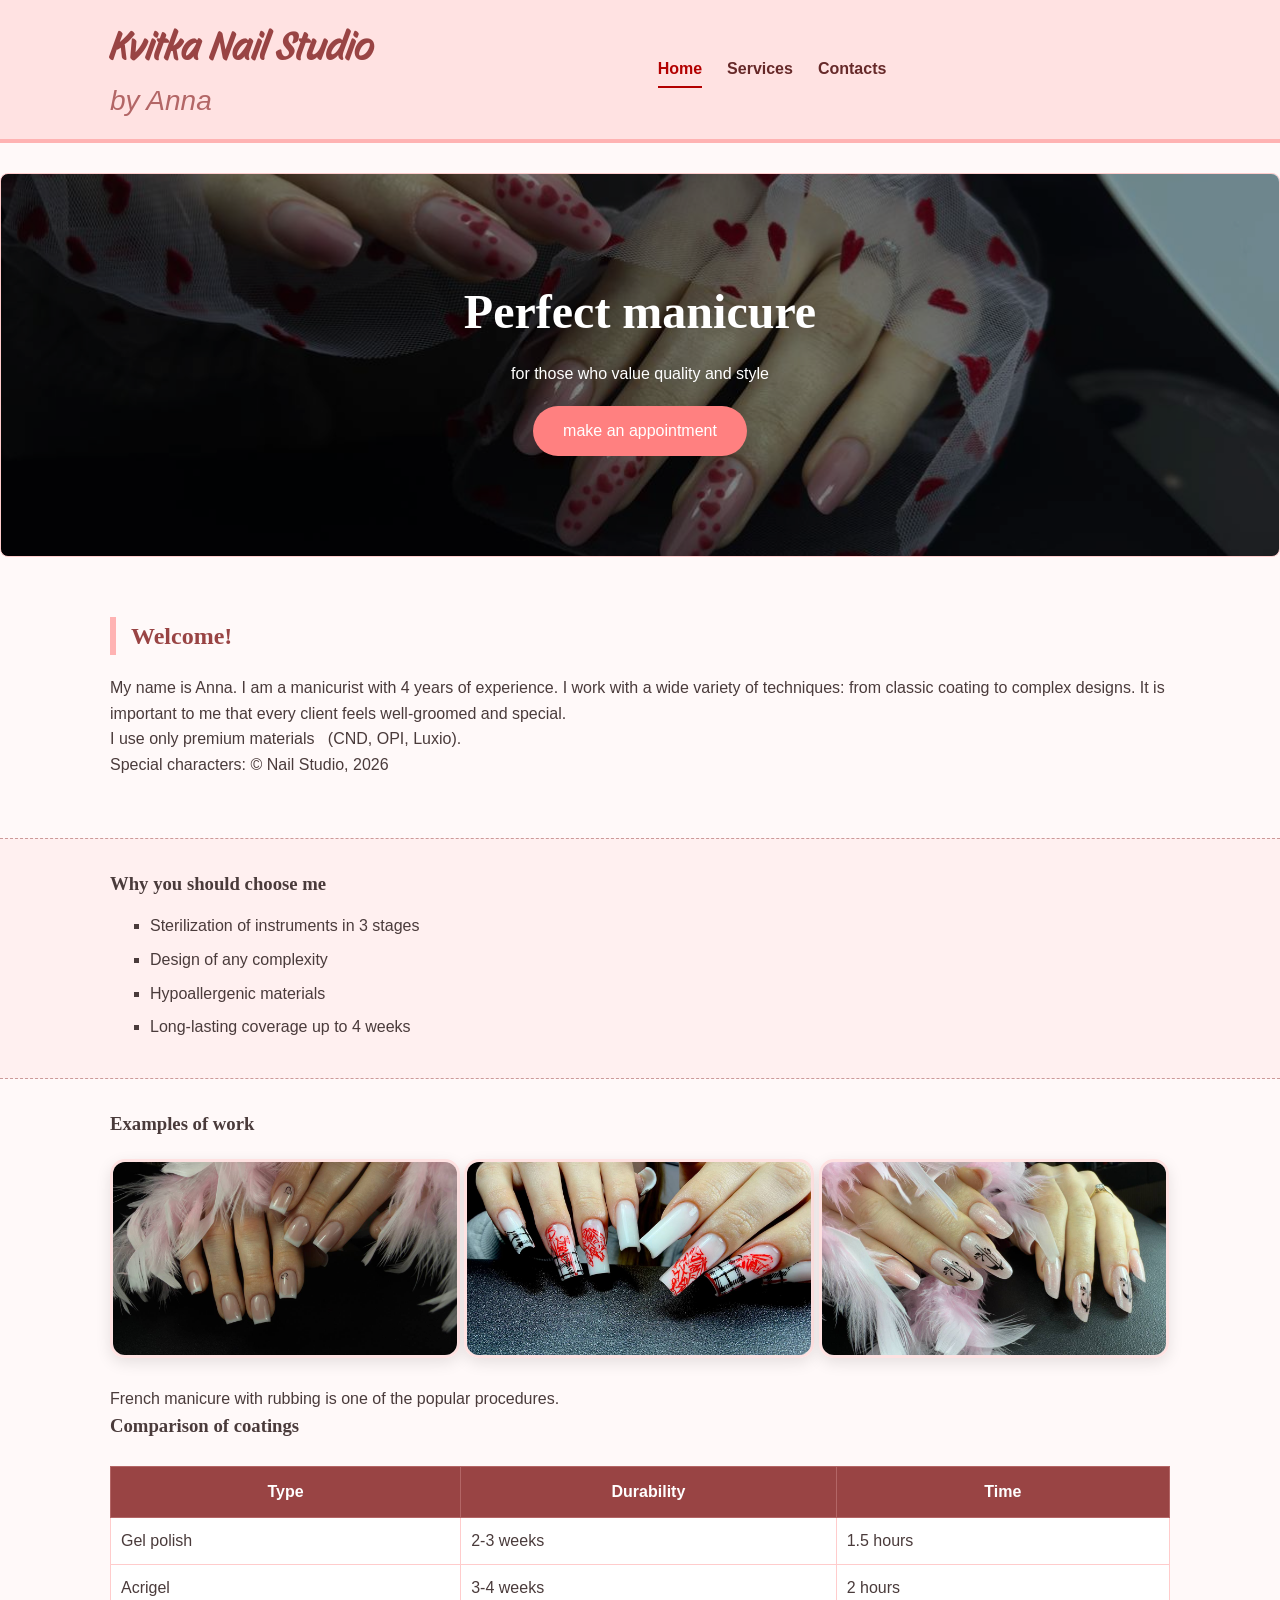
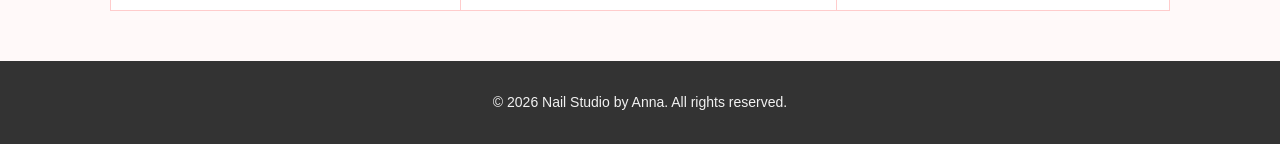
<file: index.html>
<!DOCTYPE html>
<html lang="en">
<head>
    <meta charset="UTF-8">
    <meta name="viewport" content="width=device-width, initial-scale=1.0">
    <link rel="preconnect" href="https://fonts.googleapis.com">
    <link rel="preconnect" href="https://fonts.gstatic.com" crossorigin>
    <link href="https://fonts.googleapis.com/css2?family=Fascinate&family=Pacifico&family=Story+Script&display=swap" rel="stylesheet">
    <title>Manicure salon | Anna </title>
    <!-- connecting the CSS file -->
    <link rel="stylesheet" href="style.css">
</head>
<body>
    <!--Header with navigation -->
    <header id="main-header"> <!-- ID selector -->
        <div class="container clearfix"> <!-- Class selector -->
            <div class="logo">
                <a href="index.html" class="active"><h1>Kvitka Nail Studio</h1></a>
                
                <a href="index.html"><p class="subhead">by Anna</p></a>
            </div>
            <nav>
                <ul>
                    <li><a href="index.html" class="active">Home</a></li>
                    <li><a href="services.html">Services</a></li>
                    <li><a href="contact.html">Contacts</a></li>
                </ul>
            </nav>
        </div>
    </header>

    <!--MAIN CONTENT OF THE MAIN PAGE -->
    <main>
        <!-- section with background -->
        <section id="hero">
            <div class="container">
                <h2>Perfect manicure</h2>
                <p>for those who value quality and style</p>
                <a href="contact.html" class="btn">make an appointment</a>
            </div>
        </section>

        <!-- Welcome section -->
        <section class="welcome">
            <div class="container">
                <h2>Welcome!</h2>
                <p>My name is Anna. I am a manicurist with 4 years of experience. I work with a wide variety of techniques: from classic coating to complex designs. It is important to me that every client feels well-groomed and special.</p>
                <p>I use only premium materials &nbsp; (CND, OPI, Luxio). <br> Special characters: © Nail Studio, 2026</p>
                <!-- Special characters &copy; и &nbsp; -->
            </div>
        </section>

        <!-- Benefits section (List) -->
        <section class="features">
            <div class="container">
                <h3>Why you should choose me</h3>
                <ul>
                    <li>Sterilization of instruments in 3 stages</li>
                    <li>Design of any complexity</li>
                    <li>Hypoallergenic materials</li>
                    <li>Long-lasting coverage up to 4 weeks</li>
                </ul>
            </div>
        </section>

        <!-- Image of work (Image) -->
        <section class="portfolio-preview">
            <div class="container">
                <h3>Examples of work</h3>
                <img src="images/photo_2026-02-25_20-05-51.jpg" alt="Example 1 of a manicure with design" class="example-img" >
                <img src="images/photo_2026-02-25_20-05-54.jpg" alt="Example 2 of a manicure with design" class="example-img" >
                <img src="images/photo_2026-02-25_20-06-09.jpg" alt="Example 3 of a manicure with design" class="example-img" >
                <p>French manicure with rubbing is one of the popular procedures.</p>
            </div>
        </section>

        <!-- TABLE (comparison of coatings) -->
        <section class="table-section">
            <div class="container">
                <h3>Comparison of coatings</h3>
                <table>
                    <tr>
                        <th>Type</th>
                        <th>Durability</th>
                        <th>Time</th>
                    </tr>
                    <tr>
                        <td>Gel polish</td>
                        <td>2-3 weeks</td>
                        <td>1.5 hours</td>
                    </tr>
                    <tr>
                        <td>Acrigel</td>
                        <td>3-4 weeks</td>
                        <td>2 hours</td>
                    </tr>
                </table>
            </div>
        </section>
    </main>

    <!-- FOOTER -->
    <footer>
        <div class="container">
            <p>&copy; 2026 Nail Studio by Anna. All rights reserved.</p>
        </div>
    </footer>
</body>
</html>
</file>
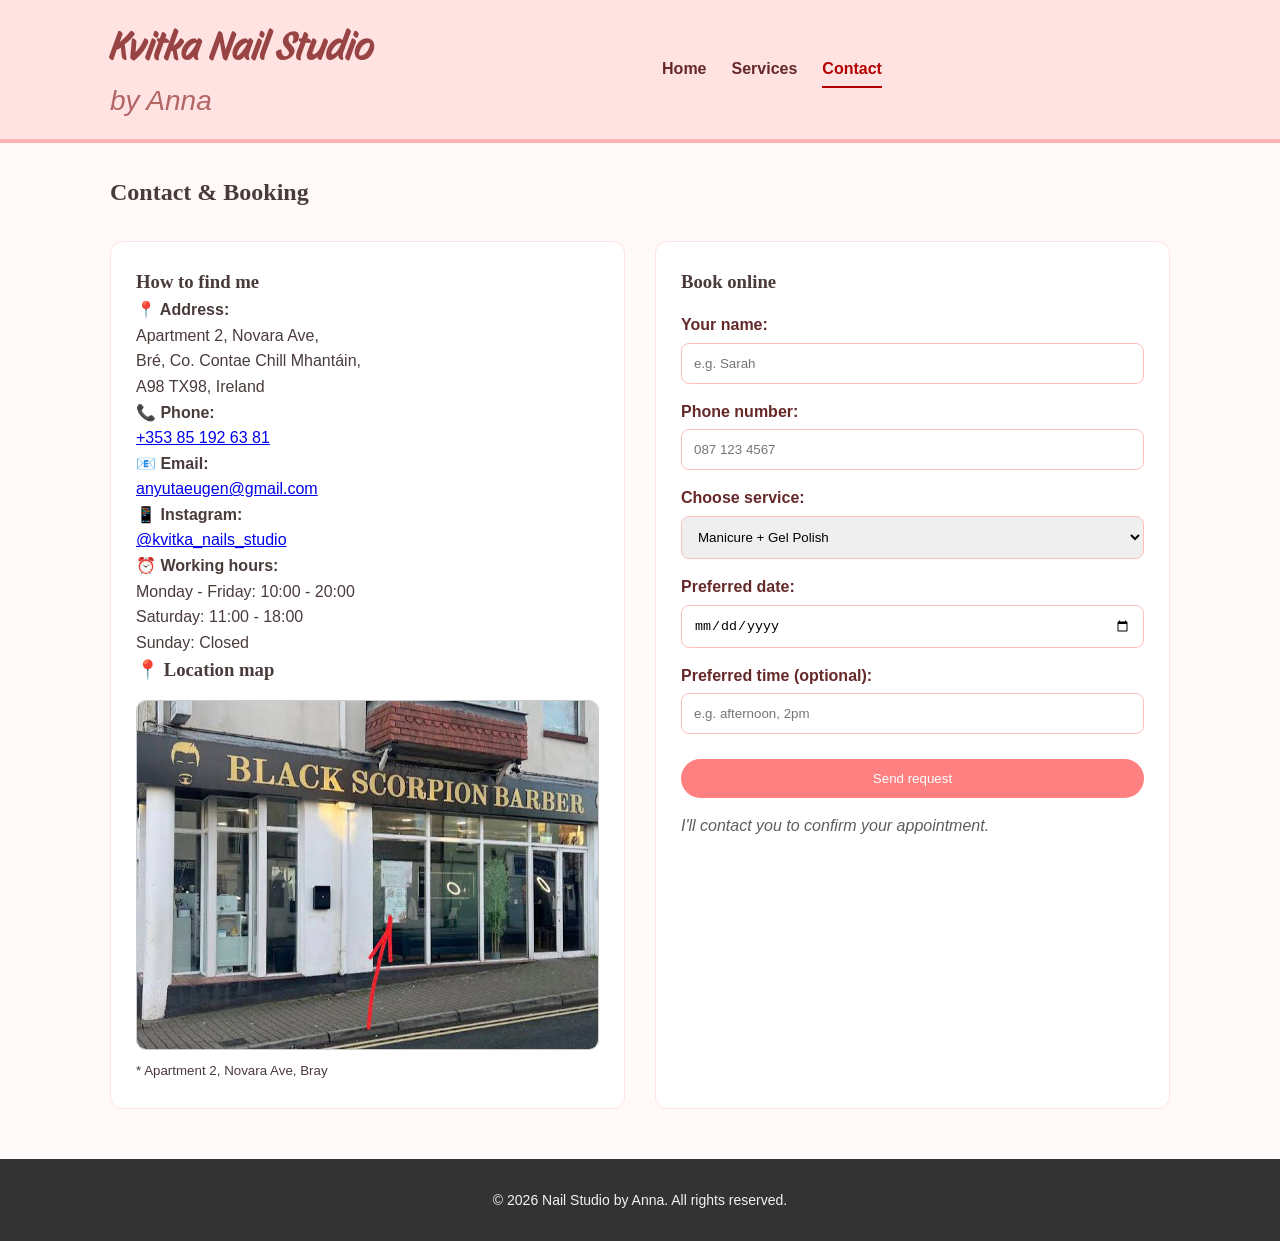
<file: contact.html>
<!DOCTYPE html>
<html lang="en">
<head>
    <meta charset="UTF-8">
    <meta name="viewport" content="width=device-width, initial-scale=1.0">
    <link rel="preconnect" href="https://fonts.googleapis.com">
    <link rel="preconnect" href="https://fonts.gstatic.com" crossorigin>
    <link href="https://fonts.googleapis.com/css2?family=Fascinate&family=Pacifico&family=Story+Script&display=swap" rel="stylesheet">
    <title>Contact | Nail Studio by Anna</title>
    <link rel="stylesheet" href="style.css">
</head>
<body>
    <header id="main-header">
        <div class="container clearfix">
            <div class="logo">
                <a href="index.html" class="active"><h1>Kvitka Nail Studio</h1></a>
                <a href="index.html"><p class="subhead">by Anna</p></a>
            </div>
            <nav>
                <ul>
                    <li><a href="index.html">Home</a></li>
                    <li><a href="services.html">Services</a></li>
                    <li><a href="contact.html" class="active">Contact</a></li>
                </ul>
            </nav>
        </div>
    </header>

    <main>
        <section class="page-title">
            <div class="container">
                <h2>Contact & Booking</h2>
            </div>
        </section>

        <div class="contact-grid container">
            <!-- Contact information -->
            <div class="contact-info">
                <h3>How to find me</h3>
                <p><strong>📍 Address:</strong><br>
                Apartment 2, Novara Ave,<br>
                Bré, Co. Contae Chill Mhantáin,<br>
                A98 TX98, Ireland</p>
                
                <p><strong>📞 Phone:</strong><br>
                <a href="tel:+353851926381">+353 85 192 63 81</a></p>
                
                <p><strong>📧 Email:</strong><br>
                <a href="mailto:anyutaeugen@gmail.com">anyutaeugen@gmail.com</a></p>
                
                <p><strong>📱 Instagram:</strong><br>
                <a href="#">@kvitka_nails_studio</a></p>
                
                <p><strong>⏰ Working hours:</strong><br>
                Monday - Friday: 10:00 - 20:00<br>
                Saturday: 11:00 - 18:00<br>
                Sunday: Closed</p>
                
                <h3>📍 Location map</h3>
                <img src="images/photo_2026-02-25_21-35-00.jpg" alt="Map to the studio" class="map-img">
                <p><small>* Apartment 2, Novara Ave, Bray</small></p>
            </div>

            <!-- Booking form -->
            <div class="contact-form">
                <h3>Book online</h3>
                <form action="#" method="post">
                    <label for="name">Your name:</label>
                    <input type="text" id="name" name="name" placeholder="e.g. Sarah" required>

                    <label for="phone">Phone number:</label>
                    <input type="tel" id="phone" name="phone" placeholder="087 123 4567" required>

                    <label for="service">Choose service:</label>
                    <select id="service" name="service">
                        <option value="manicure">Manicure + Gel Polish</option>
                        <option value="pedicure">Pedicure + Gel Polish</option>
                        <option value="extensions">Nail Extensions</option>
                        <option value="art">Nail Art</option>
                        <option value="removal">Polish Removal</option>
                    </select>

                    <label for="date">Preferred date:</label>
                    <input type="date" id="date" name="date">

                    <label for="time">Preferred time (optional):</label>
                    <input type="text" id="time" name="time" placeholder="e.g. afternoon, 2pm">

                    <button type="submit" class="btn">Send request</button>
                </form>
                <p class="form-note">I'll contact you to confirm your appointment.</p>
            </div>
        </div>
    </main>

    <footer>
        <div class="container">
            <p>&copy; 2026 Nail Studio by Anna. All rights reserved.</p>
        </div>
    </footer>
</body>
</html>
</file>
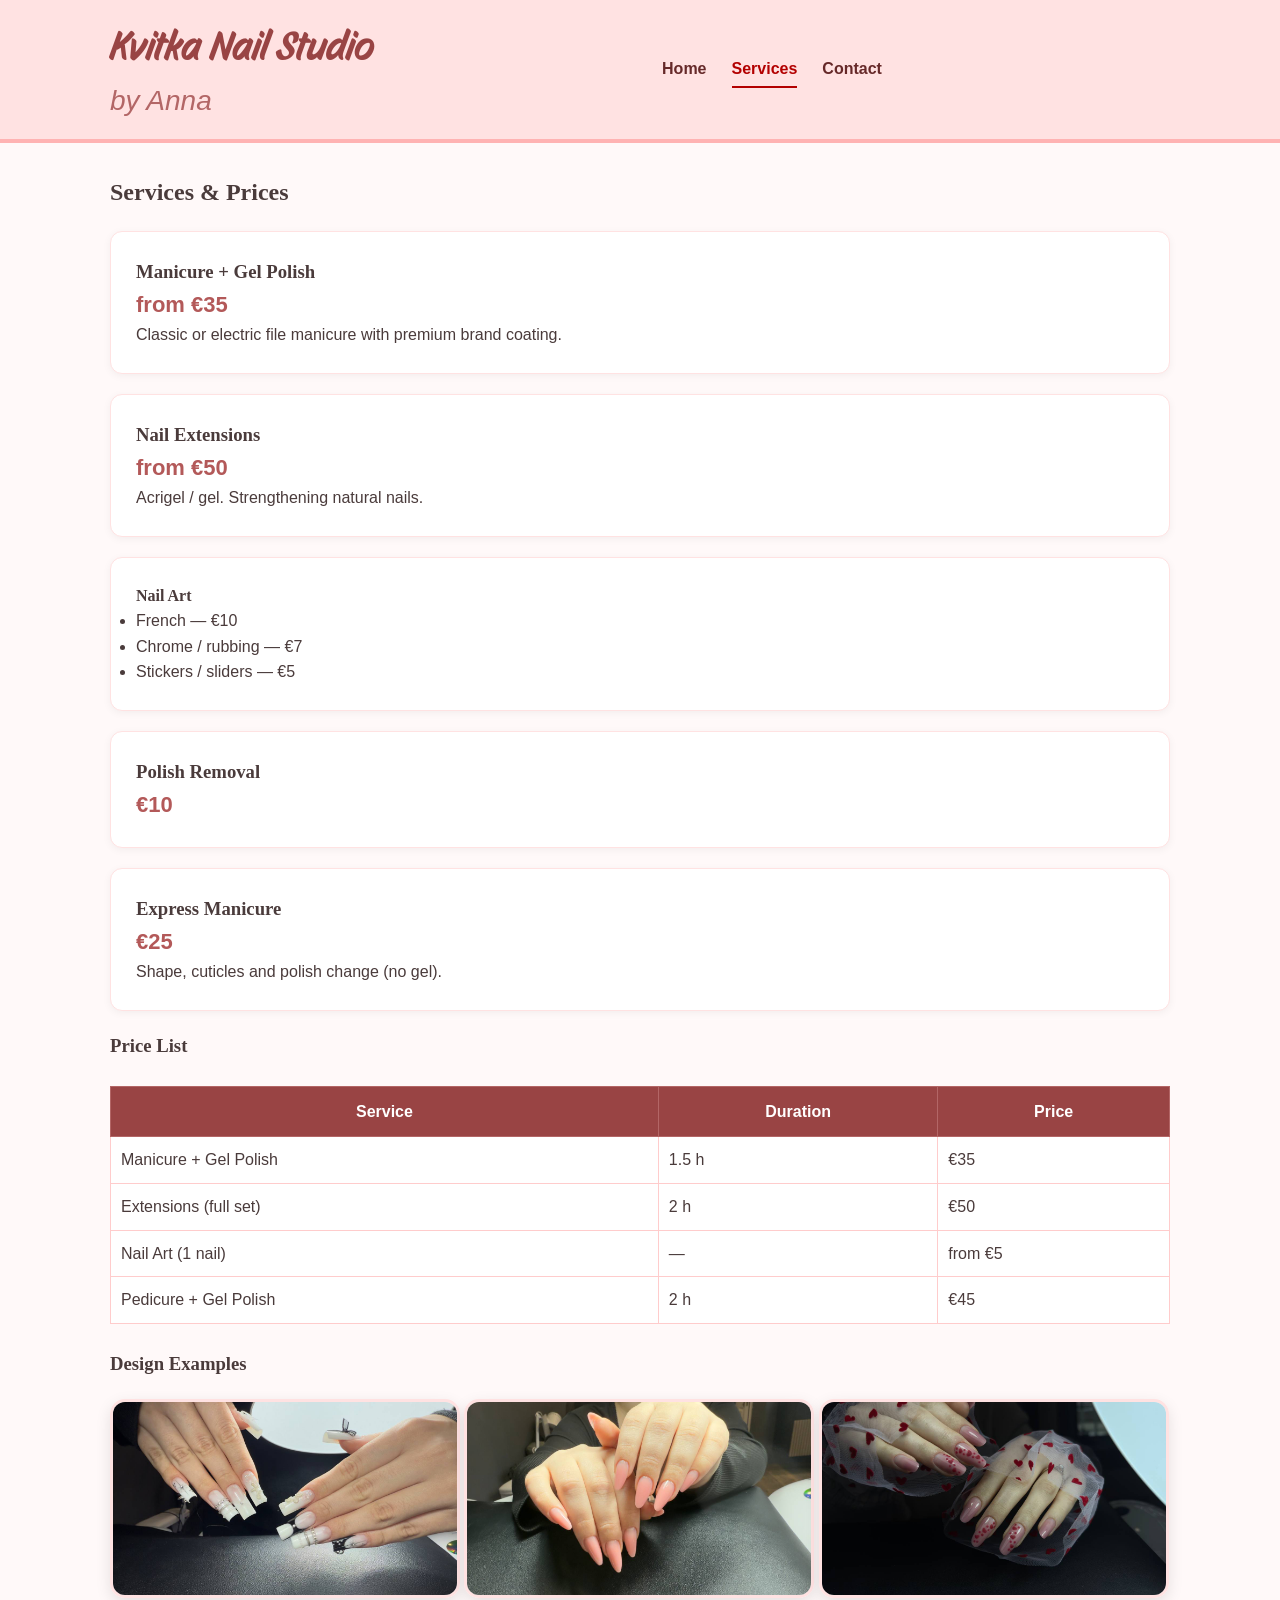
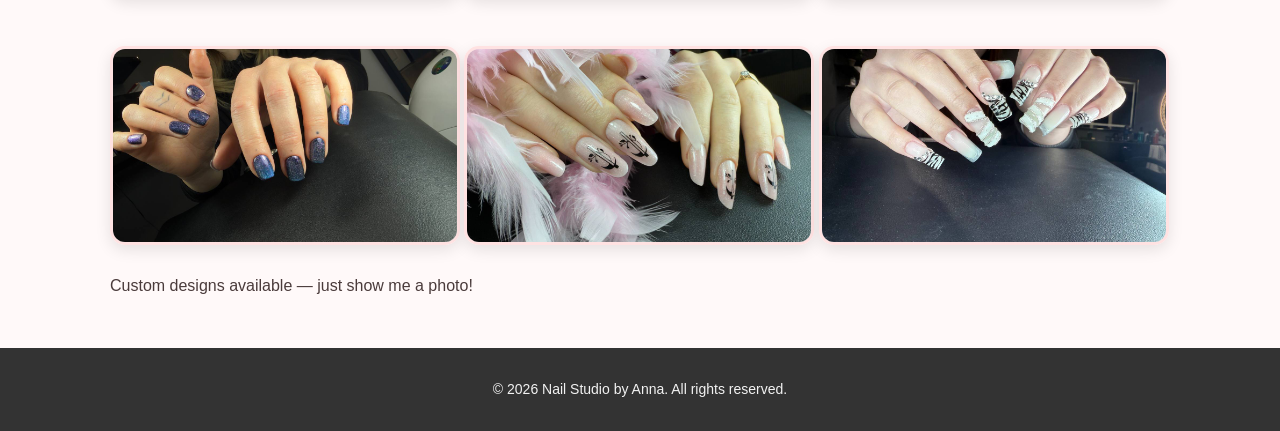
<file: services.html>
<!DOCTYPE html>
<html lang="en">
<head>
    <meta charset="UTF-8">
    <meta name="viewport" content="width=device-width, initial-scale=1.0">
    <link rel="preconnect" href="https://fonts.googleapis.com">
    <link rel="preconnect" href="https://fonts.gstatic.com" crossorigin>
    <link href="https://fonts.googleapis.com/css2?family=Fascinate&family=Pacifico&family=Story+Script&display=swap" rel="stylesheet">
    <title>Services | Nail Studio by Anna</title>
    <link rel="stylesheet" href="style.css">
</head>
<body>
    <header id="main-header">
        <div class="container clearfix">
            <div class="logo">
                <a href="index.html" class="active"><h1>Kvitka Nail Studio</h1></a>
                <a href="index.html"><p class="subhead">by Anna</p></a>
            </div>
            <nav>
                <ul>
                    <li><a href="index.html">Home</a></li>
                    <li><a href="services.html" class="active">Services</a></li>
                    <li><a href="contact.html">Contact</a></li>
                </ul>
            </nav>
        </div>
    </header>

    <main>
        <section class="page-title">
            <div class="container">
                <h2>Services & Prices</h2>
            </div>
        </section>

        <!-- Services list with prices -->
        <section class="services-list">
            <div class="container">
                <div class="service-item">
                    <h3>Manicure + Gel Polish</h3>
                    <p class="price">from €35</p>
                    <p>Classic or electric file manicure with premium brand coating.</p>
                </div>
                <div class="service-item">
                    <h3>Nail Extensions</h3>
                    <p class="price">from €50</p>
                    <p>Acrigel / gel. Strengthening natural nails.</p>
                </div>
                <div class="service-item">
                    <h4>Nail Art</h4>
                    <ul>
                        <li>French — €10</li>
                        <li>Chrome / rubbing — €7</li>
                        <li>Stickers / sliders — €5</li>
                    </ul>
                </div>
                <div class="service-item">
                    <h3>Polish Removal</h3>
                    <p class="price">€10</p>
                </div>
                <div class="service-item">
                    <h3>Express Manicure</h3>
                    <p class="price">€25</p>
                    <p>Shape, cuticles and polish change (no gel).</p>
                </div>
            </div>
        </section>

        <!-- Price table -->
        <section class="table-section">
            <div class="container">
                <h3>Price List</h3>
                <table>
                    <tr>
                        <th>Service</th>
                        <th>Duration</th>
                        <th>Price</th>
                    </tr>
                    <tr>
                        <td>Manicure + Gel Polish</td>
                        <td>1.5 h</td>
                        <td>€35</td>
                    </tr>
                    <tr>
                        <td>Extensions (full set)</td>
                        <td>2 h</td>
                        <td>€50</td>
                    </tr>
                    <tr>
                        <td>Nail Art (1 nail)</td>
                        <td>—</td>
                        <td>from €5</td>
                    </tr>
                    <tr>
                        <td>Pedicure + Gel Polish</td>
                        <td>2 h</td>
                        <td>€45</td>
                    </tr>
                </table>
            </div>
        </section>

        <!-- Gallery of designs -->
        <section class="gallery">
            <div class="container">
                <h3>Design Examples</h3>
                <img src="images/photo_2026-02-25_20-06-13.jpg" alt="Nail design example" class="example-img">
                <img src="images/photo_2026-02-25_20-06-07.jpg" alt="Nail design example" class="example-img">
                <img src="images/photo_2026-02-25_20-06-02.jpg" alt="Nail design example" class="example-img">
                <img src="images/photo_2026-02-25_20-05-57.jpg" alt="Nail design example" class="example-img">
                <img src="images/photo_2026-02-25_20-06-09.jpg" alt="Nail design example" class="example-img">
                <img src="images/photo_2026-02-25_20-06-20.jpg" alt="Nail design example" class="example-img">
                <p>Custom designs available — just show me a photo!</p>
            </div>
        </section>
    </main>

    <footer>
        <div class="container">
            <p>&copy; 2026 Nail Studio by Anna. All rights reserved.</p>
        </div>
    </footer>
</body>
</html>
</file>
<file: style.css>
/* ========== EXTERNAL STYLESHEET ========== */
/* style.css */

/* RESET AND GLOBAL SETTINGS */
* {
    margin: 0;
    padding: 0;
    box-sizing: border-box;
}

body {
    font-family: 'Segoe UI', Arial, sans-serif;  /* Font properties */
    line-height: 1.6;
    background-color: #fff9f9;  /* Background color */
    color: #4a3b3b;
}


.container {
    max-width: 1100px;
    margin: 0 auto;
    padding: 0 20px;            /* Padding */
}

/* ID selector - Header with navigation on the right */
#main-header {
    background-color: #ffe2e2;
    border-bottom: 4px solid #ffb3b3;
    padding: 15px 0;
    margin-bottom: 30px;
}

/* Make the container flex to push nav to the right */
#main-header .container {
    display: flex;
    justify-content: space-between;
    align-items: center;
    flex-wrap: wrap;
}

/* Logo styles */
.logo h1 {
    font-family: "Story Script", cursive;
    font-size: 40px;
    color: #994444;
    font-weight: 600;
    letter-spacing: 1px;
    margin: 0;
}

.logo a {
    text-decoration: none;
}

.subhead {
    font-style: italic;
    font-size: 28px;
    color: #b36666;
    margin: 0;
}

/* Navigation - now aligned to the right */
nav ul {
    list-style: none;
    display: flex;
    margin: 0;
    padding: 0;
}

nav ul li {
    margin-left: 25px;
    margin-right: 0;
}

nav ul li:first-child {
    margin-left: 0;
}

nav ul li a {
    text-decoration: none;
    color: #662929;
    font-weight: 600;
    padding: 5px 0;
    transition: all 0.3s;
    display: inline-block;
}

/* HOVER effect */
nav ul li a:hover {
    color: #ff4d4d;
    border-bottom: 2px solid #ff4d4d;
    padding-bottom: 3px;
}

.active {
    color: #b30000;
    border-bottom: 2px solid #b30000;
}

/* HERO section with background image */
#hero {
    background-image: url('images/photo_2026-02-25_20-06-02.jpg'); /* Background image */
    background-size: cover;
    background-position: center;
    text-align: center;
    padding: 100px 0;
    margin-bottom: 30px;
    border-radius: 8px;        
    border: 1px solid #ffcccc; /* Borders */
    color: white;
    position: relative;       /* Basic positioning */
}

/* pseudo-element for darkening the background  */
#hero::after {
    content: '';
    position: absolute;
    top: 0;
    left: 0;
    width: 100%;
    height: 100%;
    background-color: rgba(0,0,0,0.4);
    border-radius: 8px;
}

#hero .container {
    position: relative;
    z-index: 2;
}

#hero h2 {
    font-size: 48px;
    margin-bottom: 10px;
}

/* Button */
.btn {
    display: inline-block;
    background-color: #ff8080;
    color: white;
    padding: 12px 30px;
    text-decoration: none;
    border-radius: 50px;
    margin-top: 20px;
    border: none;              /* Borders */
    transition: 0.3s;
}

.btn:hover {
    background-color: #ff4d4d;
    transform: scale(1.05);
}

/* Greetings */
.welcome {
    padding: 30px 0;
}

.welcome h2 {
    color: #994444;
    border-left: 6px solid #ffb3b3;  /* Borders */
    padding-left: 15px;
    margin-bottom: 20px;
}

/* Benefits Section - Lists */
.features {
    background-color: #fff0f0;  /* Background color */
    padding: 30px 0;
    margin: 30px 0;
    border-top: 1px dashed #cc9999;
    border-bottom: 1px dashed #cc9999;
}

.features ul {
    list-style-type: square;
    margin-left: 40px;
    margin-top: 15px;
}

.features li {
    margin-bottom: 8px;
}

/* IMAGES */
.example-img {
    width: 100%;
    max-width: 350px;
    height: auto;
    max-height: 300px;
    border-radius: 15px;
    border: 3px solid #ffe2e2;  /* Borders */
    margin: 20px 0;            /* Margin */
    box-shadow: 0 5px 15px rgba(0,0,0,0.1);
}

/* TABLE */
table {
    width: 100%;
    border-collapse: collapse;
    margin: 25px 0;
}

th {
    background-color: #994444;
    color: white;
    padding: 12px;
    border: 1px solid #b36666;
}

td {
    padding: 10px;
    border: 1px solid #ffcccc;
    background-color: white;
}

/* FOOTER */
footer {
    background-color: #333;
    color: #f2f2f2;
    text-align: center;
    padding: 30px 0;
    margin-top: 50px;
    font-size: 14px;
}

footer p {
    margin: 0;
}

/* SERVICES PAGE */
.services-list .service-item {
    background-color: white;
    border-radius: 12px;
    padding: 25px;
    margin-bottom: 20px;
    border: 1px solid #ffe2e2;
    box-shadow: 0 2px 8px rgba(0,0,0,0.05);
}

.price {
    font-size: 22px;
    color: #b35959;
    font-weight: bold;
}

/* CONTACT PAGE - float positioning */
.contact-grid {
    display: flex;           /* Using flex instead of float */
    flex-wrap: wrap;
    gap: 30px;
    margin-top: 30px;
}

.contact-info, .contact-form {
    flex: 1 1 300px;
    padding: 25px;
    background-color: white;
    border-radius: 12px;
    border: 1px solid #ffe2e2;
}

/* additional example of float in the clearfix class */
.clearfix::after {
    content: "";
    display: table;
    clear: both;
}

/* FORM */
.contact-form form {
    display: flex;
    flex-direction: column;
}

.contact-form label {
    margin-top: 15px;
    font-weight: 600;
    color: #662929;
}

.contact-form input,
.contact-form select {
    padding: 12px;
    border: 1px solid #ffbfbf;
    border-radius: 8px;
    margin-top: 5px;
}

.contact-form button {
    margin-top: 25px;
    cursor: pointer;
}

.map-img {
    max-width: 100%;
    border-radius: 10px;
    border: 1px solid #ccc;
    margin-top: 15px;
}

/* class selector (used above) */
.form-note {
    margin-top: 15px;
    font-style: italic;
    color: #5e5e5e;
}

/* Headings h1-h6 are present on the pages */
h2, h3, h4, h5, h6 {
    font-family: 'Georgia', serif;
}

h1 {
    font-family: "Story Script", sans-serif !important;
}

/* Additional: Relative Positioning */
.page-title {
    position: relative;
    left: 0;
    top: 0;
    margin-bottom: 20px;
}
</file>
